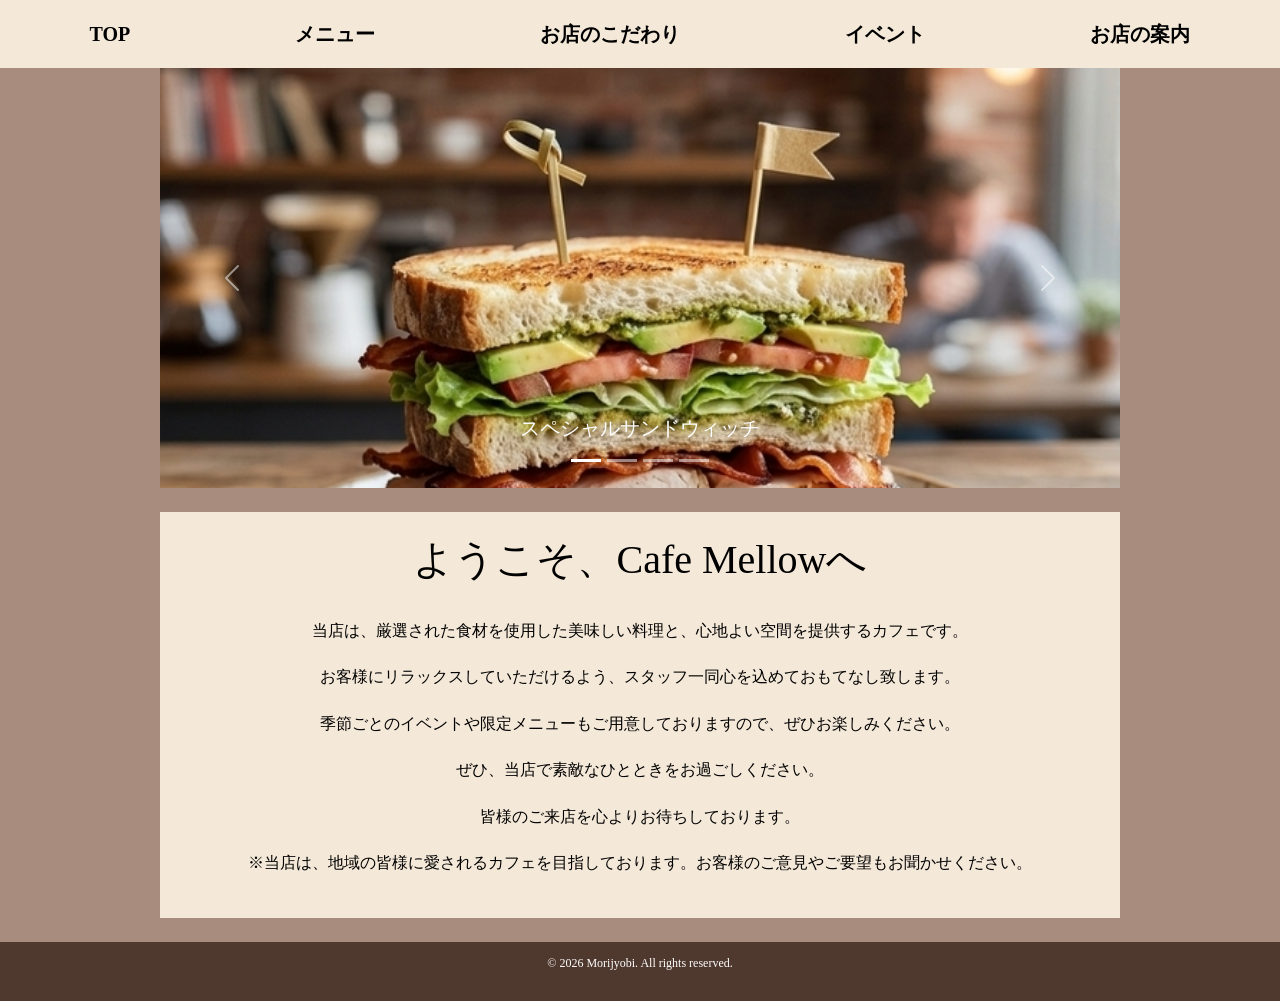
<file: index.html>
<!doctype html>
<html lang="ja">
  <head>
    <meta charset="UTF-8" />
    <meta name="viewport" content="width=device-width, initial-scale=1.0" />
    <link
      href="https://cdn.jsdelivr.net/npm/bootstrap@5.3.8/dist/css/bootstrap.min.css"
      rel="stylesheet"
      integrity="sha384-sRIl4kxILFvY47J16cr9ZwB07vP4J8+LH7qKQnuqkuIAvNWLzeN8tE5YBujZqJLB"
      crossorigin="anonymous"
    />
    <link rel="stylesheet" href="style.css" />
    <title>Cafe Mellow</title>
    <style>
      #carouselExampleCaptions {
        max-width: 960px;
        margin: 24px auto;
        margin-top: auto;
      }

      #carouselExampleCaptions .carousel-item img {
        width: 100%;
        height: clamp(240px, 45vw, 420px);
        object-fit: cover;
      }

      #honbun {
        background: #f4e8d8;
        max-width: 960px;
        margin: 24px auto;
        padding: 0 16px;
        text-align: center;
        padding-bottom: 24px;
      }

      #honbun h1 {
        text-align: center;
        margin-top: 24px;
        padding-top: 24px;
        padding-bottom: 24px;
      }
    </style>
  </head>
  <body>
    <header>
        <nav>
            <ul class="global-nav">
                <li><a href="#">TOP</a></li>
                <li><a href="menu.html">メニュー</a></li>
                <li><a href="commitment.html">お店のこだわり</a></li>
                <li><a href="event.html">イベント</a></li>
                <li><a href="information.html">お店の案内</a></li>
            </ul>
        </nav>
    </header>
    <main>
      <div id="carouselExampleCaptions" class="carousel slide">
        <div class="carousel-indicators">
          <button
            type="button"
            data-bs-target="#carouselExampleCaptions"
            data-bs-slide-to="0"
            class="active"
            aria-current="true"
            aria-label="Slide 1"
          ></button>
          <button
            type="button"
            data-bs-target="#carouselExampleCaptions"
            data-bs-slide-to="1"
            aria-label="Slide 2"
          ></button>
          <button
            type="button"
            data-bs-target="#carouselExampleCaptions"
            data-bs-slide-to="2"
            aria-label="Slide 3"
          ></button>
          <button
            type="button"
            data-bs-target="#carouselExampleCaptions"
            data-bs-slide-to="3"
            aria-label="Slide 3"
          ></button>
        </div>
        <div class="carousel-inner">
          <div class="carousel-item active">
            <a href="menu.html#sandwich">
              <img src="img/Sandwich.jpg" class="d-block w-100" alt="..." />
            </a>
            <div class="carousel-caption d-none d-md-block">
              <h5>スペシャルサンドウィッチ</h5>
            </div>
          </div>
          <div class="carousel-item">
            <a href="menu.html#coffee">
              <img src="img/Coffee.jpg" class="d-block w-100" alt="..." />
            </a>
            <div class="carousel-caption d-none d-md-block">
              <h5>スペシャルコーヒー</h5>
            </div>
          </div>
          <div class="carousel-item">
            <a href="menu.html#caffè">
              <img src="img/Caffè Latte.jpg" class="d-block w-100" alt="..." />
            </a>
            <div class="carousel-caption d-none d-md-block">
              <h5>スペシャルカフェラテ</h5>
            </div>
          </div>
          <div class="carousel-item">
            <a href="menu.html#UltimateCurry">
              <img
                src="img/Curry_670x897.png"
                class="d-block w-100"
                alt="..."
              />
            </a>
            <div class="carousel-caption d-none d-md-block">
              <h5>アルティメットカレー</h5>
            </div>
          </div>
        </div>
        <button
          class="carousel-control-prev"
          type="button"
          data-bs-target="#carouselExampleCaptions"
          data-bs-slide="prev"
        >
          <span class="carousel-control-prev-icon" aria-hidden="true"></span>
          <span class="visually-hidden">Previous</span>
        </button>
        <button
          class="carousel-control-next"
          type="button"
          data-bs-target="#carouselExampleCaptions"
          data-bs-slide="next"
        >
          <span class="carousel-control-next-icon" aria-hidden="true"></span>
          <span class="visually-hidden">Next</span>
        </button>
      </div>
      <div id="honbun">
        <h1>ようこそ、Cafe Mellowへ</h1>
        <p>
          当店は、厳選された食材を使用した美味しい料理と、心地よい空間を提供するカフェです。
        </p>
        <p>
          お客様にリラックスしていただけるよう、スタッフ一同心を込めておもてなし致します。
        </p>
        <p>
          季節ごとのイベントや限定メニューもご用意しておりますので、ぜひお楽しみください。
        </p>
        <p>ぜひ、当店で素敵なひとときをお過ごしください。</p>
        <p>皆様のご来店を心よりお待ちしております。</p>
        <p>
          ※当店は、地域の皆様に愛されるカフェを目指しております。お客様のご意見やご要望もお聞かせください。
        </p>
      </div>
    </main>
    <footer>
      <p>&copy; 2026 Morijyobi. All rights reserved.</p>
    </footer>
    <script
      src="https://cdn.jsdelivr.net/npm/bootstrap@5.3.8/dist/js/bootstrap.bundle.min.js"
      integrity="sha384-FKyoEForCGlyvwx9Hj09JcYn3nv7wiPVlz7YYwJrWVcXK/BmnVDxM+D2scQbITxI"
      crossorigin="anonymous"
    ></script>
  </body>
</html>
</file>
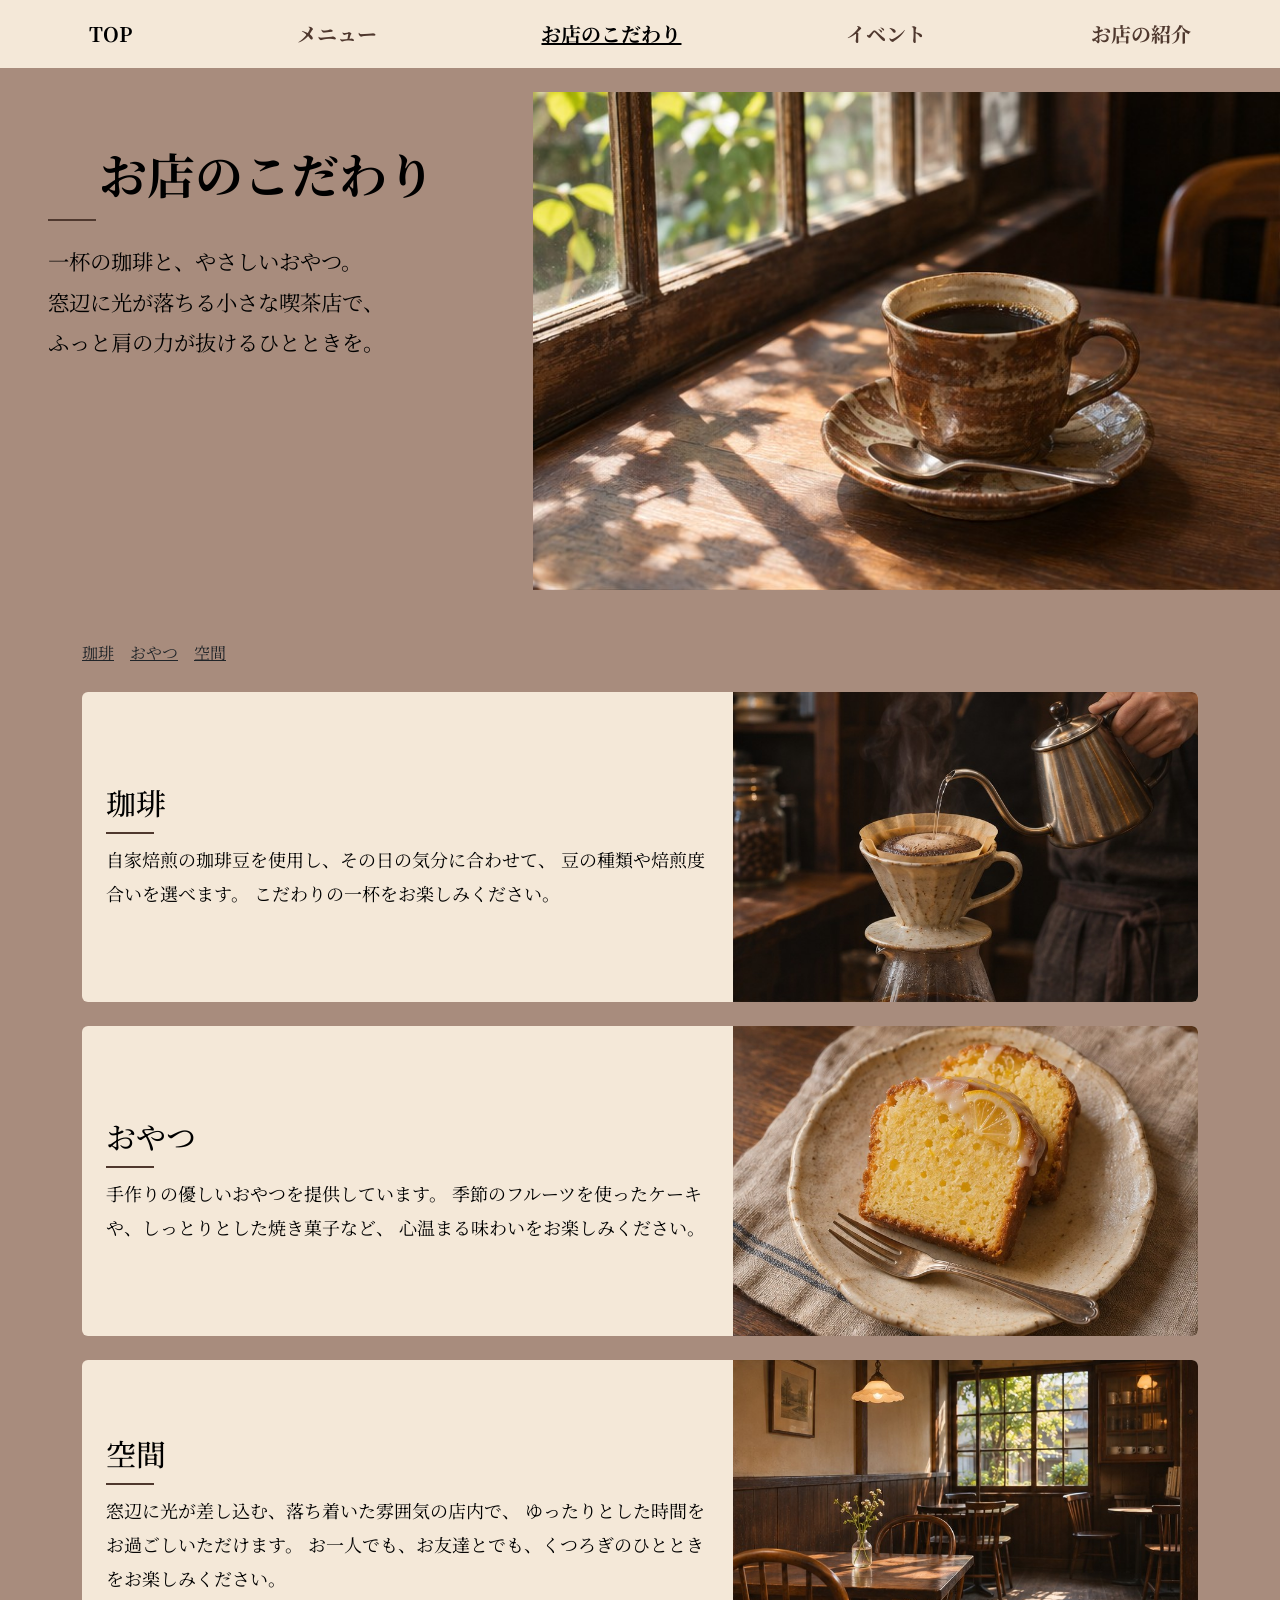
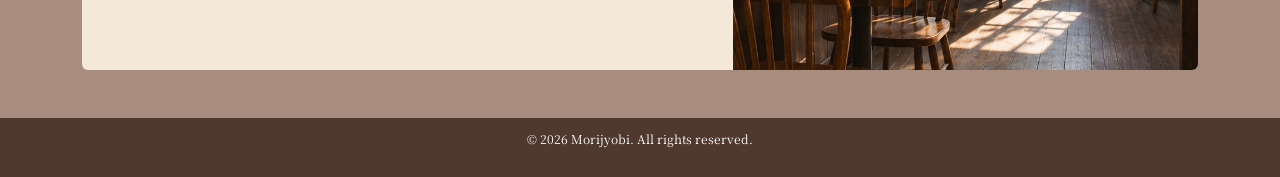
<file: commitment.html>
<!doctype html>
<html lang="ja">
  <head>
    <meta charset="UTF-8" />

    <meta name="viewport" content="width=device-width, initial-scale=1" />

    <title>お店のこだわり | Cafe Mellow</title>

    <link rel="preconnect" href="https://fonts.googleapis.com" />
    <link rel="preconnect" href="https://fonts.gstatic.com" crossorigin />
    <link
      href="https://fonts.googleapis.com/css2?family=Noto+Serif+JP:wght@400;500;600;700&display=swap"
      rel="stylesheet"
    />

    <link
      href="https://cdn.jsdelivr.net/npm/bootstrap@5.3.8/dist/css/bootstrap.min.css"
      rel="stylesheet"
      integrity="sha384-sRIl4kxILFvY47J16cr9ZwB07vP4J8+LH7qKQnuqkuIAvNWLzeN8tE5YBujZqJLB"
      crossorigin="anonymous"
    />

    <link rel="stylesheet" href="style.css" />
    <link rel="stylesheet" href="commitment.css" />
  </head>

  <body class="d-flex flex-column min-vh-100">
    <header>
      <nav aria-label="メインナビゲーション">
        <ul class="global-nav">
          <li><a href="index.html">TOP</a></li>
          <li><span aria-disabled="true">メニュー</span></li>
          <li>
            <a href="commitment.html" aria-current="page">お店のこだわり</a>
          </li>
          <li><span aria-disabled="true">イベント</span></li>
          <li><span aria-disabled="true">お店の紹介</span></li>
        </ul>
      </nav>
    </header>

    <main>
      <section id="hero" class="hero row g-0">
        <div class="hero-text col-lg-5">
          <h1 class="ruled" id="page-title">お店のこだわり</h1>

          <p>
            一杯の珈琲と、やさしいおやつ。<br />
            窓辺に光が落ちる小さな喫茶店で、<br />
            ふっと肩の力が抜けるひとときを。
          </p>
        </div>

        <div class="hero-media col-lg-7">
          <img
            class="img-fluid w-100"
            src="hero.jpg"
            alt="コーヒー"
            fetchpriority="high"
          />
        </div>
      </section>

      <div class="container py-5">
        <nav aria-label="目次" class="mb-4">
          <ul class="list-unstyled d-flex flex-wrap gap-3 mb-0">
            <li><a class="link-dark" href="#coffee">珈琲</a></li>
            <li><a class="link-dark" href="#sweets">おやつ</a></li>
            <li><a class="link-dark" href="#space">空間</a></li>
          </ul>
        </nav>

        <div class="vstack gap-4">
          <section
            id="coffee"
            class="row g-0 align-items-center surface rounded overflow-hidden"
          >
            <div class="commitment-copy col-7 p-4">
              <h2 class="ruled">珈琲</h2>
              <p class="mb-0">
                自家焙煎の珈琲豆を使用し、その日の気分に合わせて、
                豆の種類や焙煎度合いを選べます。
                こだわりの一杯をお楽しみください。
              </p>
            </div>
            <div class="col-5">
              <img
                class="img-fluid w-100 d-block"
                src="img/commitment_coffee.jpg"
                alt="ドリッパーにお湯を注いで珈琲を淹れる様子"
                width="768"
                height="512"
                loading="lazy"
              />
            </div>
          </section>

          <section
            id="sweets"
            class="row g-0 align-items-center surface rounded overflow-hidden"
          >
            <div class="commitment-copy col-7 p-4">
              <h2 class="ruled">おやつ</h2>
              <p class="mb-0">
                手作りの優しいおやつを提供しています。
                季節のフルーツを使ったケーキや、しっとりとした焼き菓子など、
                心温まる味わいをお楽しみください。
              </p>
            </div>
            <div class="col-5">
              <img
                class="img-fluid w-100 d-block"
                src="img/sweets.jpg"
                alt="皿にのったレモンケーキ"
                width="768"
                height="512"
                loading="lazy"
              />
            </div>
          </section>

          <section
            id="space"
            class="row g-0 align-items-center surface rounded overflow-hidden"
          >
            <div class="commitment-copy col-7 p-4">
              <h2 class="ruled">空間</h2>
              <p class="mb-0">
                窓辺に光が差し込む、落ち着いた雰囲気の店内で、
                ゆったりとした時間をお過ごしいただけます。
                お一人でも、お友達とでも、くつろぎのひとときをお楽しみください。
              </p>
            </div>
            <div class="col-5">
              <img
                class="img-fluid w-100 d-block"
                src="img/space.jpg"
                alt="窓から日が差し込む、木のテーブルが並ぶ店内"
                width="768"
                height="512"
                loading="lazy"
              />
            </div>
          </section>
        </div>
      </div>
    </main>
    <footer>
      <p>&copy; 2026 Morijyobi. All rights reserved.</p>
    </footer>
    <script
      src="https://cdn.jsdelivr.net/npm/bootstrap@5.3.8/dist/js/bootstrap.bundle.min.js"
      integrity="sha384-FKyoEForCGlyvwx9Hj09JcYn3nv7wiPVlz7YYwJrWVcXK/BmnVDxM+D2scQbITxI"
      crossorigin="anonymous"
    ></script>
  </body>
</html>
</file>
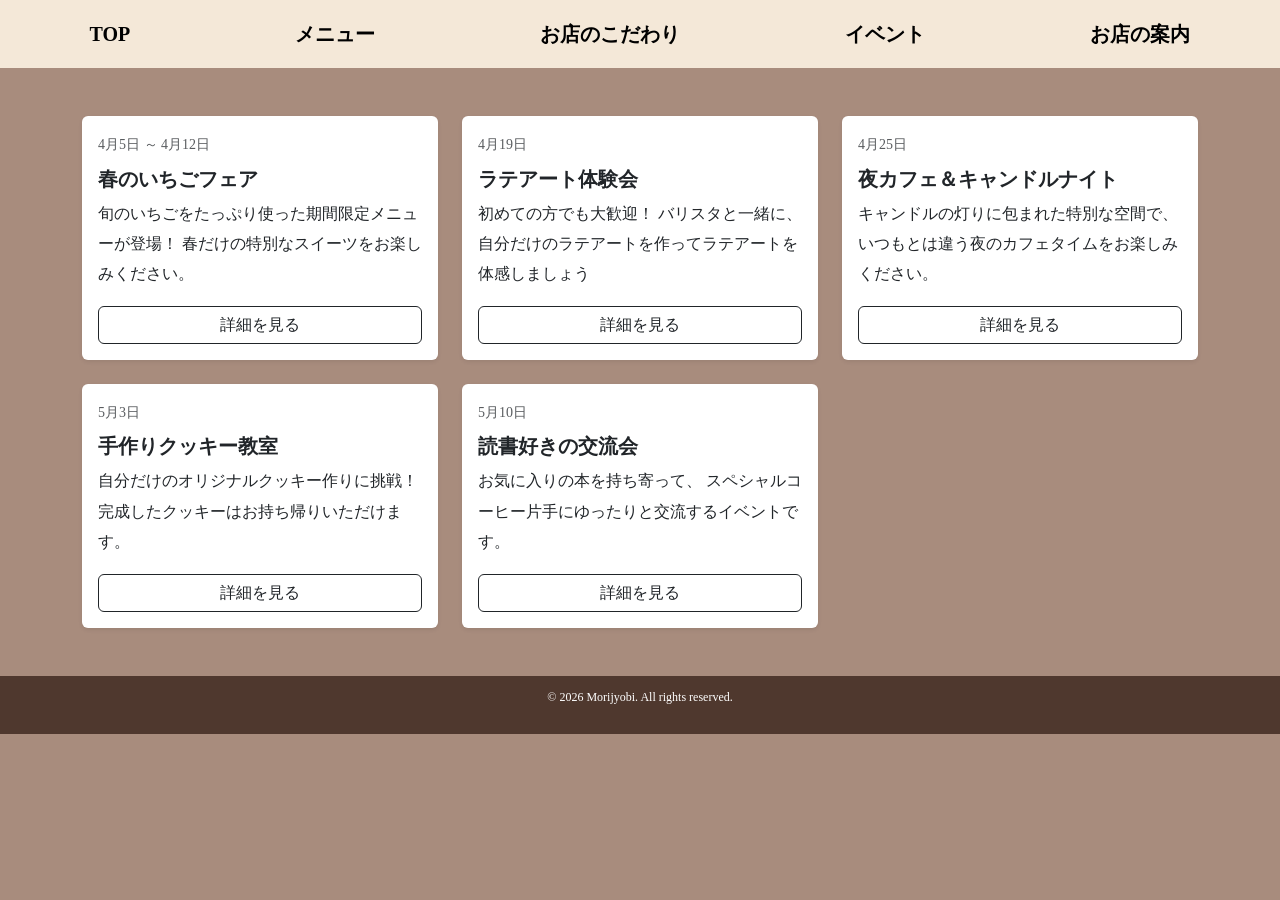
<file: event.html>
<!DOCTYPE html>
<html lang="ja">
<head>
    <meta charset="UTF-8">
    <meta name="viewport" content="width=device-width, initial-scale=1.0">
    <title>Menu</title>
    <link href="https://cdn.jsdelivr.net/npm/bootstrap@5.3.0/dist/css/bootstrap.min.css" rel="stylesheet" integrity="sha384-9ndCyUaIbzAi2FUVXJi0CjmCapSmO7SnpJef0486qhLnuZ2cdeRhO02iuK6FUUVM" crossorigin="anonymous">
    <link rel="stylesheet" href="style.css">
</head>
<body>
    <header>
        <nav>
            <ul class="global-nav">
                <li><a href="index.html">TOP</a></li>
                <li><a href="menu.html">メニュー</a></li>
                <li><a href="commitment.html">お店のこだわり</a></li>
                <li><a href="#">イベント</a></li>
                <li><a href="information.html">お店の案内</a></li>
            </ul>
        </nav>
    </header>



<div class="container py-5">
    <div class="row g-4">

    
        <div class="col-md-6 col-lg-4">
            <div class="card h-100 shadow-sm border-0">
                <div class="card-body">
                    <p class="text-muted small mb-2">4月5日 ～ 4月12日</p>
                    <h5 class="card-title fw-bold">春のいちごフェア</h5>
                    <p class="card-text">
                        旬のいちごをたっぷり使った期間限定メニューが登場！
                        春だけの特別なスイーツをお楽しみください。
                    </p>
                    <a href="#" class="btn btn-outline-dark w-100">詳細を見る</a>
                </div>
            </div>
        </div>

       
        <div class="col-md-6 col-lg-4">
            <div class="card h-100 shadow-sm border-0">
                <div class="card-body">
                    <p class="text-muted small mb-2">4月19日</p>
                    <h5 class="card-title fw-bold">ラテアート体験会</h5>
                    <p class="card-text">
                        初めての方でも大歓迎！
                        バリスタと一緒に、自分だけのラテアートを作ってラテアートを体感しましょう
                    </p>
                    <a href="#" class="btn btn-outline-dark w-100">詳細を見る</a>
                </div>
            </div>
        </div>

        <div class="col-md-6 col-lg-4">
            <div class="card h-100 shadow-sm border-0">
                <div class="card-body">
                    <p class="text-muted small mb-2">4月25日</p>
                    <h5 class="card-title fw-bold">夜カフェ＆キャンドルナイト</h5>
                    <p class="card-text">
                        キャンドルの灯りに包まれた特別な空間で、
                        いつもとは違う夜のカフェタイムをお楽しみください。
                    </p>
                    <a href="#" class="btn btn-outline-dark w-100">詳細を見る</a>
                </div>
            </div>
        </div>

       
        <div class="col-md-6 col-lg-4">
            <div class="card h-100 shadow-sm border-0">
                <div class="card-body">
                    <p class="text-muted small mb-2">5月3日</p>
                    <h5 class="card-title fw-bold">手作りクッキー教室</h5>
                    <p class="card-text">
                        自分だけのオリジナルクッキー作りに挑戦！
                        完成したクッキーはお持ち帰りいただけます。
                    </p>
                    <a href="#" class="btn btn-outline-dark w-100">詳細を見る</a>
                </div>
            </div>
        </div>

  
        <div class="col-md-6 col-lg-4">
            <div class="card h-100 shadow-sm border-0">
                <div class="card-body">
                    <p class="text-muted small mb-2">5月10日</p>
                    <h5 class="card-title fw-bold">読書好きの交流会</h5>
                    <p class="card-text">
                        お気に入りの本を持ち寄って、
                        スペシャルコーヒー片手にゆったりと交流するイベントです。
                    </p>
                    <a href="#" class="btn btn-outline-dark w-100">詳細を見る</a>
                </div>
            </div>
        </div>

    </div>
</div>



        <footer>
        <p>&copy; 2026 Morijyobi. All rights reserved.</p>
    </footer>
    
</body>
<script src="https://cdn.jsdelivr.net/npm/bootstrap@5.3.0/dist/js/bootstrap.bundle.min.js" integrity="sha384-geWF76RCwLtnZ8qwWowPQNguL3RmwHVBC9FhGdlKrxdiJJigb/j/68SIy3Te4Bkz" crossorigin="anonymous"></script>
</html>
</file>
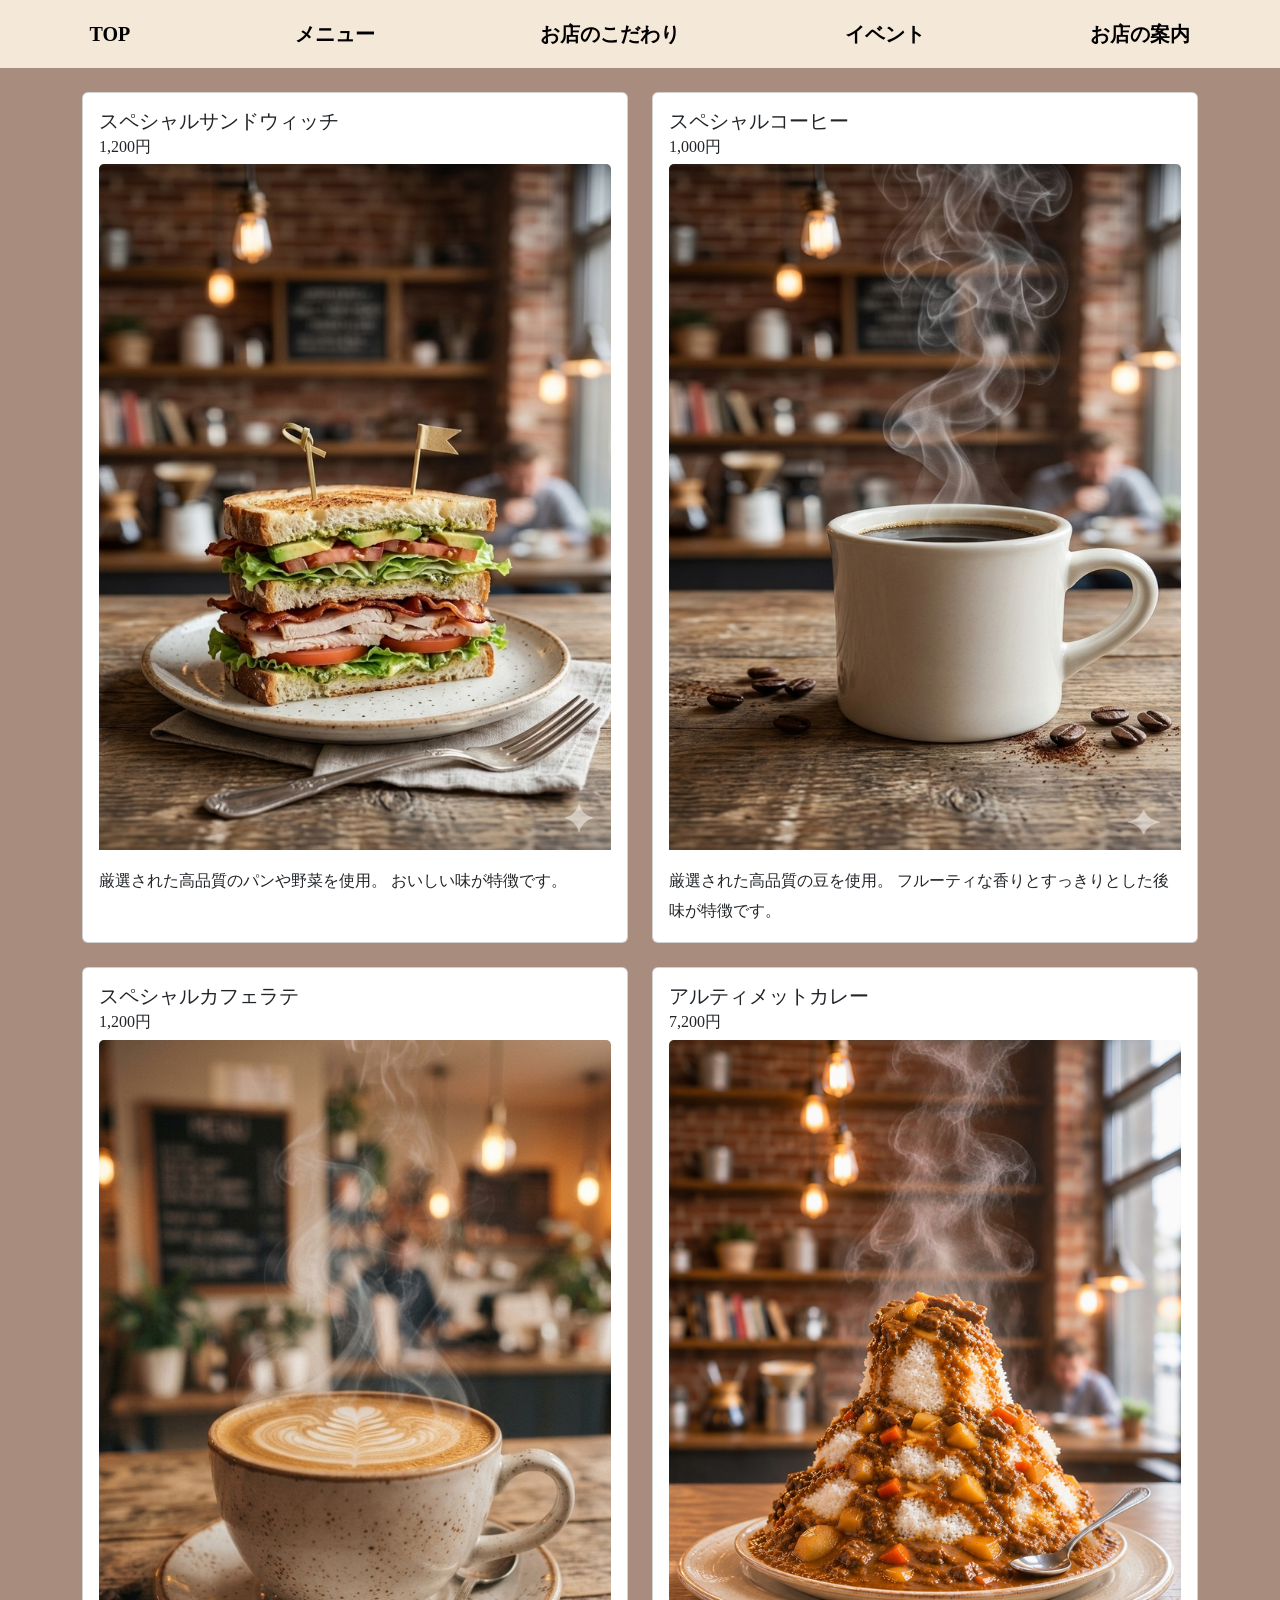
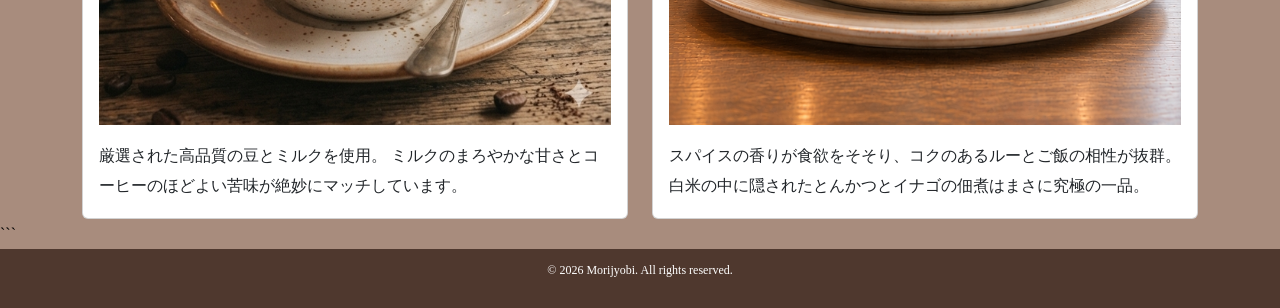
<file: menu.html>
<!DOCTYPE html>
<html lang="ja">
<head>
    <meta charset="UTF-8">
    <meta name="viewport" content="width=device-width, initial-scale=1.0">
    <title>Menu</title>
    <link href="https://cdn.jsdelivr.net/npm/bootstrap@5.3.0/dist/css/bootstrap.min.css" rel="stylesheet" integrity="sha384-9ndCyUaIbzAi2FUVXJi0CjmCapSmO7SnpJef0486qhLnuZ2cdeRhO02iuK6FUUVM" crossorigin="anonymous">
    <link rel="stylesheet" href="style.css">
</head>
<body>
    <header>
        <nav>
            <ul class="global-nav">
                <li><a href="index.html">TOP</a></li>
                <li><a href="#">メニュー</a></li>
                <li><a href="commitment.html">お店のこだわり</a></li>
                <li><a href="event.html">イベント</a></li>
                <li><a href="information.html">お店の案内</a></li>
            </ul>
        </nav>
    </header>
<div class="container mt-4">
    <div class="row g-4">
        <div class="col-md-6" id="sandwich">
            <div class="card h-100">
                <div class="card-body">
                    <h5 class="card-title">スペシャルサンドウィッチ</h5>
                    <h6 class="card-subtitle mb-2">1,200円</h6>
                    <img src="img/Sandwich.jpg" alt="" class="card-img-top">
                    <p class="card-text mt-3">
                        厳選された高品質のパンや野菜を使用。
                        おいしい味が特徴です。
                    </p>
                </div>
            </div>
        </div>
        <div class="col-md-6" id="coffe">
            <div class="card h-100">
                <div class="card-body">
                    <h5 class="card-title">スペシャルコーヒー</h5>
                    <h6 class="card-subtitle mb-2">1,000円</h6>
                    <img src="img/Coffee.jpg" alt="" class="card-img-top">
                    <p class="card-text mt-3">
                        厳選された高品質の豆を使用。
                        フルーティな香りとすっきりとした後味が特徴です。
                    </p>
                </div>
            </div>
        </div>
        <div class="col-md-6" id="caffè">
            <div class="card h-100">
                <div class="card-body">
                    <h5 class="card-title">スペシャルカフェラテ</h5>
                    <h6 class="card-subtitle mb-2">1,200円</h6>
                    <img src="img/Caffè Latte.jpg" alt="" class="card-img-top">
                    <p class="card-text mt-3">
                        厳選された高品質の豆とミルクを使用。
                        ミルクのまろやかな甘さとコーヒーのほどよい苦味が絶妙にマッチしています。
                    </p>
                </div>
            </div>
        </div>
        <div class="col-md-6" id="UltimateCurry">
            <div class="card h-100">
                <div class="card-body">
                    <h5 class="card-title">アルティメットカレー</h5>
                    <h6 class="card-subtitle mb-2">7,200円</h6>
                    <img src="img/Curry_670x897.png" alt="" class="card-img-top">
                    <p class="card-text mt-3">
                        スパイスの香りが食欲をそそり、コクのあるルーとご飯の相性が抜群。
                      
                        白米の中に隠されたとんかつとイナゴの佃煮はまさに究極の一品。
                    </p>
                </div>
            </div>
        </div>

    </div>
</div>
```
        <footer>
        <p>&copy; 2026 Morijyobi. All rights reserved.</p>
    </footer>
    
</body>
<script src="https://cdn.jsdelivr.net/npm/bootstrap@5.3.0/dist/js/bootstrap.bundle.min.js" integrity="sha384-geWF76RCwLtnZ8qwWowPQNguL3RmwHVBC9FhGdlKrxdiJJigb/j/68SIy3Te4Bkz" crossorigin="anonymous"></script>
</html>
</file>
<file: style.css>
:root {
  --cafe-bg: #a88c7d;
  --cafe-main: #f4e8d8;
  --cafe-accent: #4f382e;
  --cafe-text: #000000;
}

html {
  font-size: 16px;
}

body {
  margin: 0;
  font-family: "Noto Serif JP", "Yu Mincho", serif;
  background-color: var(--cafe-bg);
  font-size: 1rem;
  color: var(--cafe-text);
  line-height: 1.9;
}

header,
.surface {
  background-color: var(--cafe-main);
}

header a {
  text-decoration: none;
  color: var(--cafe-text);
}

header a:hover,
header a[aria-current="page"] {
  text-decoration: underline;
}

.global-nav {
  padding: 15px;
  display: flex;
  flex-wrap: wrap;
  gap: 0.5rem 1rem;
  justify-content: space-around;
  font-size: 20px;
  font-weight: bold;
  margin: 0;
}

.global-nav li {
  list-style: none;
}

.global-nav [aria-disabled="true"] {
  color: var(--cafe-accent);
}

footer {
  background-color: var(--cafe-accent);
  text-align: center;
  padding: 10px 0;
  color: #fff;
  font-size: 12px;
  margin-top: auto;
  width: 100%;
}

.info-img {
  width: 50%;
  width: 1000px;
  height: 500px;
}

h1 {
  text-align: center;
}

.info-img {
  display: block;
  margin: 0 auto;
}

.info-layout {
  /*← マップの紹介 */
  display: flex;
  gap: 50px;
  padding: 0 11px;
  margin-bottom: 50px;
}

.info-parking {
  /*← 駐車場の紹介 */
  display: flex;
  gap: 50px;
  padding: 0 11px;
  margin-bottom: 50px;
}

main h4 {
  text-align: center;
  margin-bottom: 20px;
}
</file>
<file: commitment.css>
.hero {
  margin: 1.5rem 0 0;
}

.hero-text {
  padding: 3rem;
}

.hero-text h1 {
  margin: 0 0 1.25rem;
  font-size: 3rem;
  font-weight: 700;
  line-height: 1.4;
}

.hero-text p {
  margin: 0;
  font-size: clamp(1.1875rem, 1.67vw, 1.5rem);
}

.commitment-copy {
  font-size: 1.125rem;
}

.commitment-copy h2 {
  font-size: 1.875rem;
}

.ruled::after {
  content: "";
  display: block;
  width: 3rem;
  height: 2px;
  margin-top: 0.75rem;
  background-color: var(--cafe-accent);
}

.hero-media img {
  display: block;
  width: 100%;
  height: 100%;
  object-fit: cover;
}
</file>
